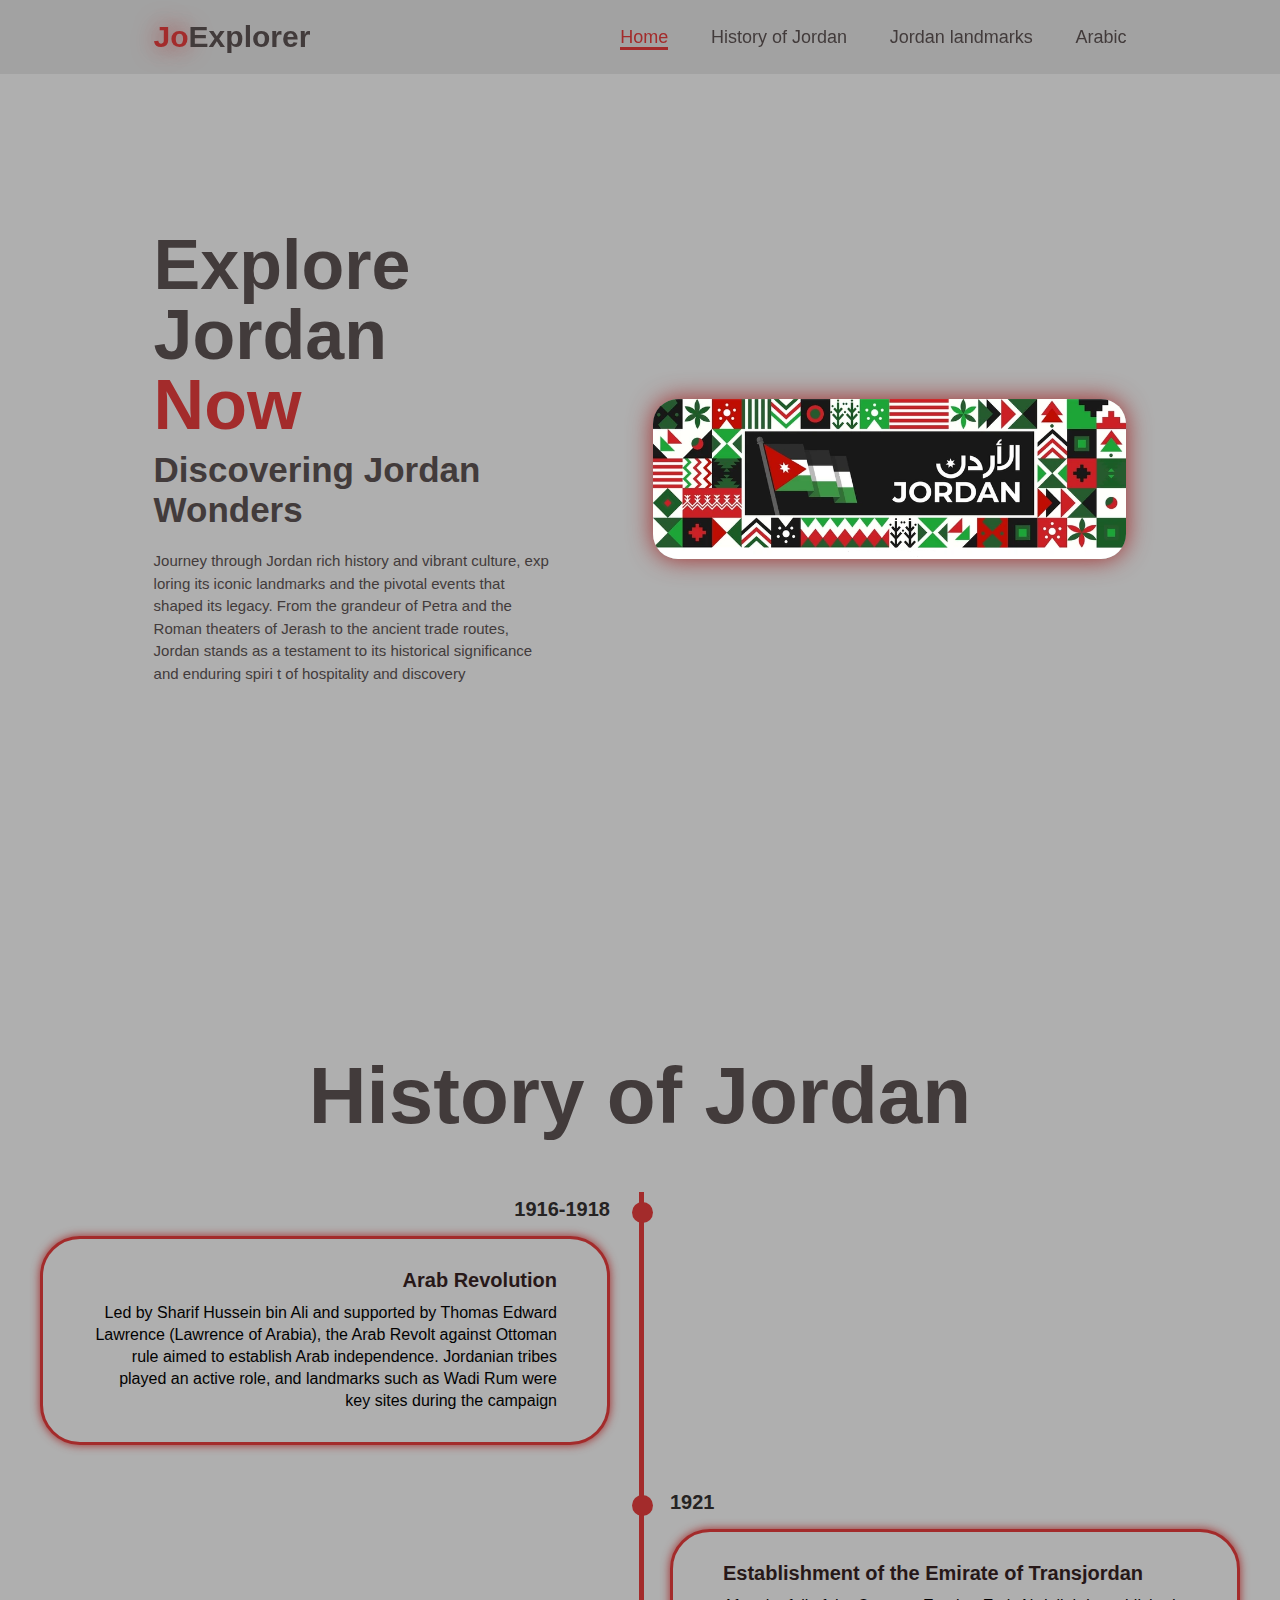
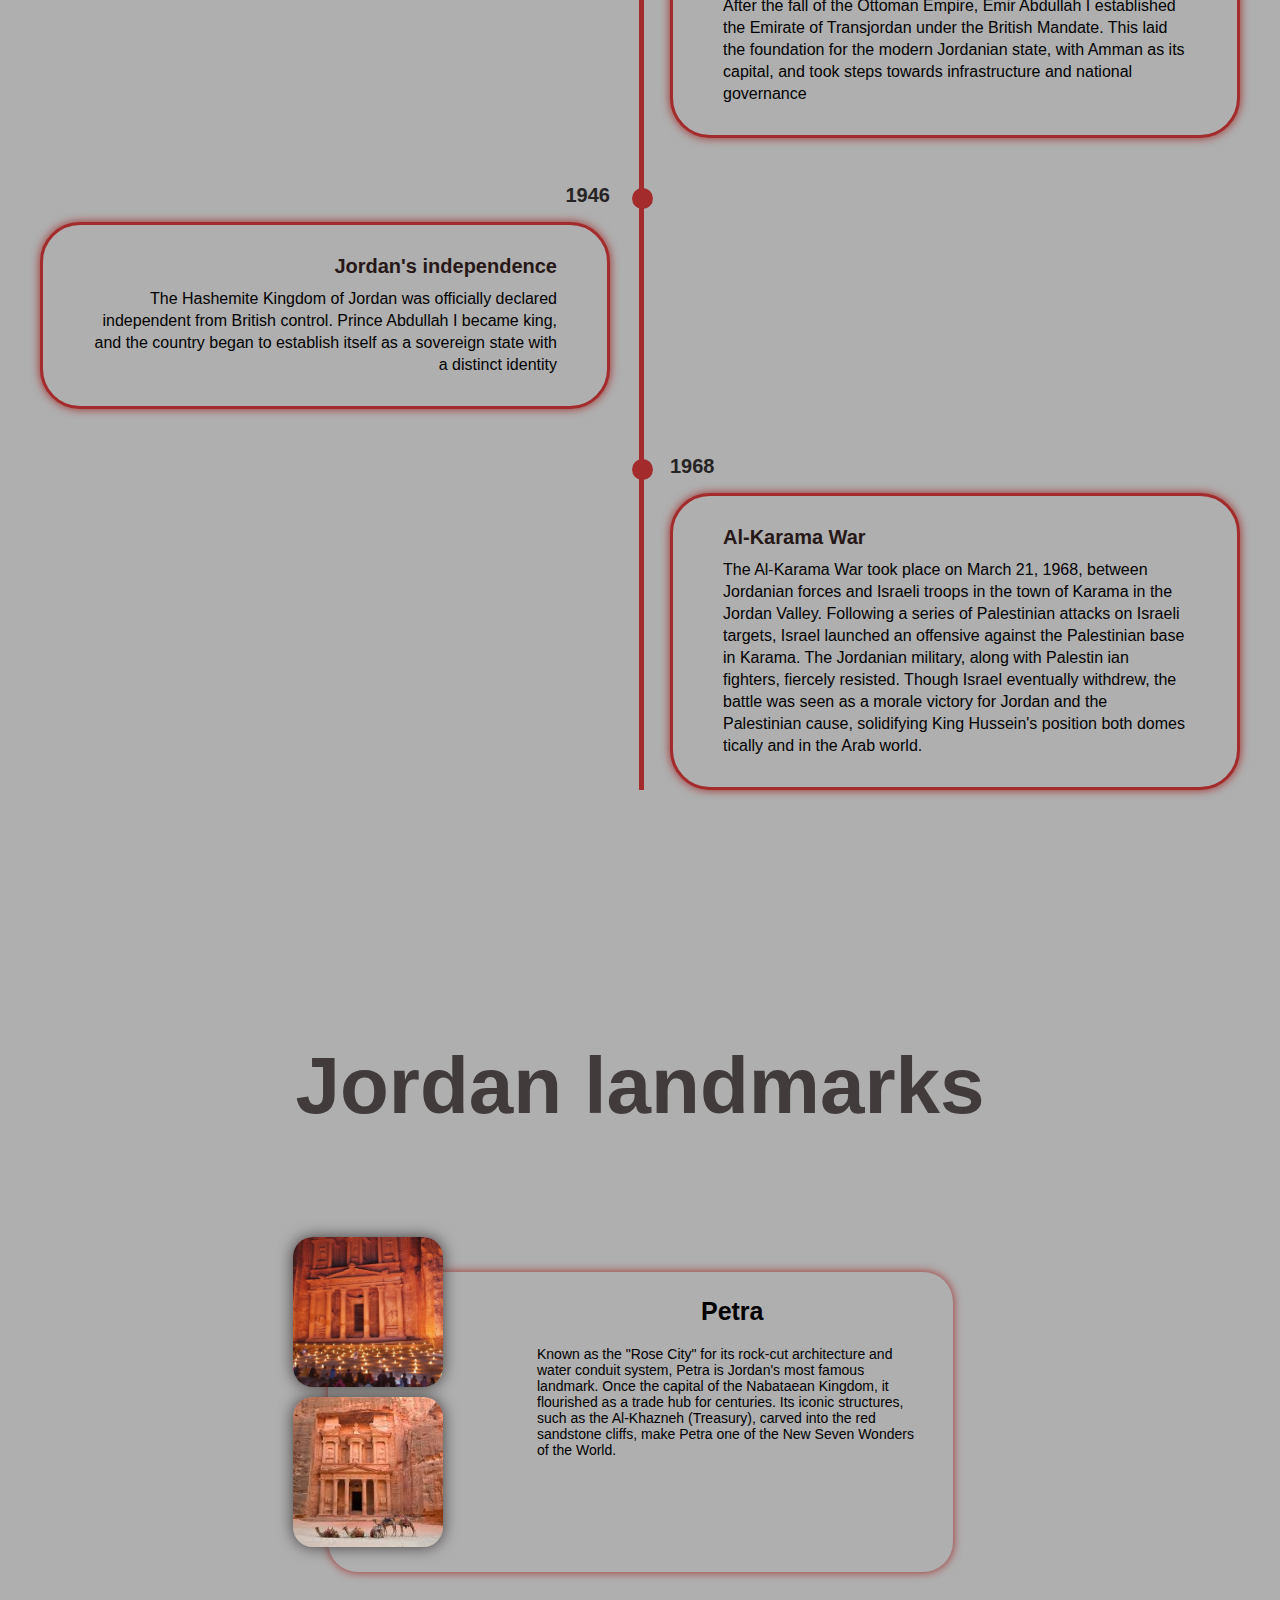
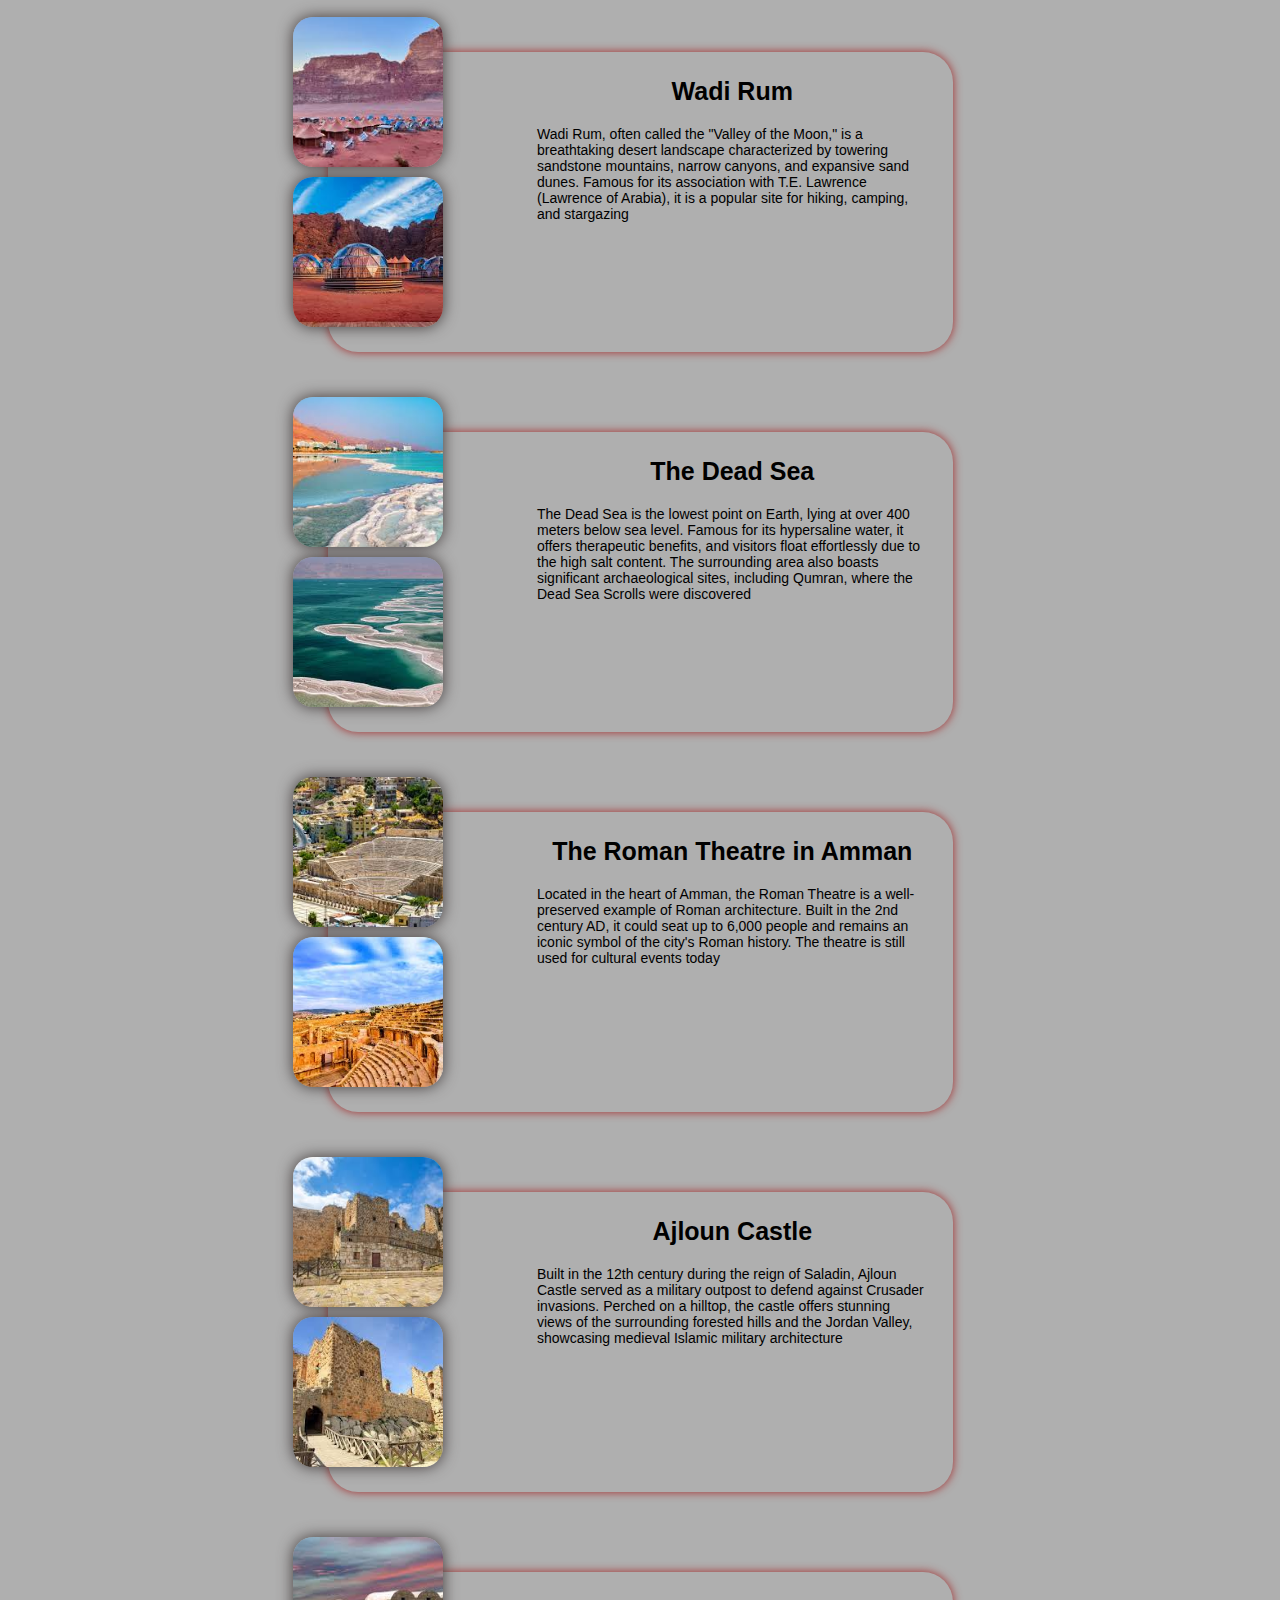
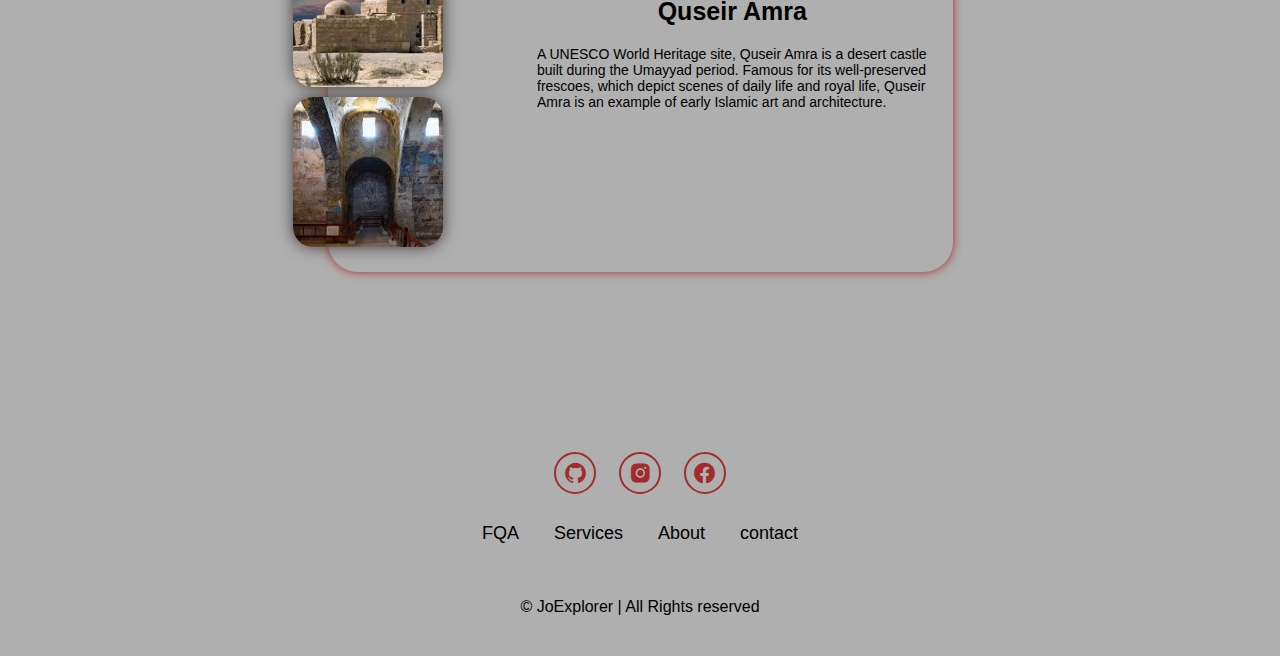
<file: index.html>
<!DOCTYPE html>
<html lang="en">
<head>
  <meta charset="UTF-8">
  <title>Jordan Explorer</title>
  <link rel="stylesheet" href="style.css">
  <link rel="icon" href="img/flag1.png">
  <meta name="viewport" content="width=device-width, initial-scale=1.0">

  
  <!-- this for import icons -->
  <link href='https://unpkg.com/boxicons@2.1.4/css/boxicons.min.css' rel='stylesheet'>

</head>
<body>

  <div class="header">
    <a href="#home" class="logo"><span>Jo</span>Explorer</a>
      <i class='bx bx-menu' id="menu-icon" onclick="menuc()"></i>
      
    <div class="navbar">
      <a href="#home" class="active" >Home</a>
      <a href="#first">History of Jordan</a>
      <a href="#secand">Jordan landmarks</a>
      <a href="arindex.html">Arabic</a>
    </div>
    
  </div>   <!-- header -->

  <div class="home" id="home">
    <div class="home-img dd" ><img src="img/sss.png" alt="photo"></div> 
    <div class="home-content">
      <h1>Explore Jordan <span>Now</span></h1>
      <h3>Discovering Jordan Wonders<span></span></h3>
      <p>Journey through Jordan rich history and vibrant culture, exp
        loring its iconic landmarks and the pivotal events that shaped its legacy.
        From the grandeur of Petra and the Roman theaters of Jerash to the ancient trade routes,
        Jordan stands as a testament to its historical significance and enduring spiri
        t of hospitality and discovery</p>
      </div>  <!-- home-content -->
      <div class="home-img ss"><img src="img/sss.png" alt="photo"></div> 

  </div> <!-- home -->

<!-- ======================================================================================= -->

  <div class="first" id="first">
    <h2 class="heading">History of Jordan</h2>

    <div class="timeline-items"> 


    <div class="timeline-item">
      <div class="timeline-dot"></div> <!-- timeline-dot -->
        <div class="timeline-date">1916-1918</div><!-- timeline-date -->
        <div class="timeline-content">
          <h3>Arab Revolution</h3>
          <p>Led by Sharif Hussein bin Ali and supported by Thomas Edward Lawrence (Lawrence of Arabia), the Arab Revolt against
            Ottoman rule aimed to establish Arab independence.
            Jordanian tribes played an active role, and landmarks such as Wadi Rum were key sites during the campaign</p>
        </div> <!-- timeline-content -->
    </div> <!-- timeline-item -->


    <div class="timeline-item">
      <div class="timeline-dot"></div> <!-- timeline-dot -->
        <div class="timeline-date">1921</div><!-- timeline-date -->
        <div class="timeline-content">
          <h3>Establishment of the Emirate of Transjordan</h3>
          <p>After the fall of the Ottoman Empire,

            Emir Abdullah I established the Emirate of Transjordan under the British Mandate.
            
            This laid the foundation for the modern Jordanian state, with Amman as its capital,
            
            and took steps towards infrastructure and national governance</p>
        </div> <!-- timeline-content -->
    </div> <!-- timeline-item -->


    <div class="timeline-item">
      <div class="timeline-dot"></div> <!-- timeline-dot -->
        <div class="timeline-date">1946</div><!-- timeline-date -->
        <div class="timeline-content">
          <h3>Jordan's independence</h3>
          <p>The Hashemite Kingdom of Jordan was officially declared independent from British control.
            Prince Abdullah I became king, and the country began to establish itself as a sovereign state 
            with a distinct identity</p>
        </div> <!-- timeline-content -->
    </div> <!-- timeline-item -->


    <div class="timeline-item">
      <div class="timeline-dot"></div> <!-- timeline-dot -->
        <div class="timeline-date">1968</div><!-- timeline-date -->
        <div class="timeline-content">
          <h3>Al-Karama War</h3>
          <p>The Al-Karama War took place on March 21, 1968, between Jordanian forces
            and Israeli troops in the town of Karama in the Jordan Valley. Following a 
            series of Palestinian attacks on Israeli targets, Israel launched an offensive 
            against the Palestinian base in Karama. The Jordanian military, along with Palestin
            ian fighters, fiercely resisted. Though Israel eventually withdrew, the battle was seen
            as a morale victory for 
            Jordan and the Palestinian cause, solidifying King Hussein's position both domes
            tically and in the Arab world.</p>
        </div> <!-- timeline-content -->
    </div> <!-- timeline-item -->
    </div> <!-- timeline-items -->
  </div> <!-- first -->




 <div class="secand" id="secand">
    <h2 class="heading">Jordan landmarks</h2>

    <div class="secand-container">

      <div class="secand-box">
        <div class="secand-info">

          
          
            <div class="img-sc">
              <div class="img-sc1"><img src="img/petra.png" alt=""></div>
              <div class="img-sc2"><img src="img/petra1.jpg" alt=""></div>
            </div>

          <div class="secand-text">
            <h3>Petra</h3>
            <p>Known as the "Rose City" for its rock-cut architecture and water conduit system, Petra is Jordan's
              most famous landmark. Once the capital of the Nabataean Kingdom, it flourished as a trade hub for centuries.
              Its iconic structures, such as the Al-Khazneh (Treasury),
              carved into the red sandstone cliffs, make Petra one of the New Seven Wonders of the World.</p>
          </div>

        </div> <!-- secand-info -->
      </div> <!-- secand-box -->

      <div class="secand-box">
        <div class="secand-info">
          
              <div class="img-sc">
                <div class="img-sc1"><img src="img/Rum.png" alt=""></div>
                <div class="img-sc2"><img src="img/rum1.jpg" alt=""></div>
              </div>
            <div class="secand-text">
              <h3>Wadi Rum</h3>
              <p>Wadi Rum, often called the "Valley of the Moon," is a breathtaking desert landscape 
                characterized by towering sandstone mountains, narrow canyons, and expansive sand dunes.
                Famous for its association with T.E.
                Lawrence (Lawrence of Arabia), it is a popular site for hiking, camping, and stargazing</p>
            </div>

        </div> <!-- secand-info -->
      </div> <!-- secand-box -->

      <div class="secand-box">
        <div class="secand-info">
          
              <div class="img-sc">
                <div class="img-sc1"><img src="img/sea.png" alt=""></div>
                <div class="img-sc2"><img src="img/sea1.png" alt=""></div>
              </div>
  
            <div class="secand-text">
              <h3>The Dead Sea</h3>
              <p>The Dead Sea is the lowest point on Earth,
                lying at over 400 meters below sea level. Famous for its hypersaline water,
                  it offers therapeutic benefits, and visitors float effortlessly due to the high salt content.
                  The surrounding area also boasts significant 
                archaeological sites, including Qumran, where the Dead Sea Scrolls were discovered</p>
            </div>
        </div> <!-- secand-info -->
      </div> <!-- secand-box -->


      <div class="secand-box">
        <div class="secand-info">
          
              <div class="img-sc">
                <div class="img-sc1"><img src="img/roman1.png" alt=""></div>
                <div class="img-sc2"><img src="img/roman.png" alt=""></div>
              </div>
  
            <div class="secand-text">
              <h3>The Roman Theatre in Amman</h3>
              <p>Located in the heart of Amman, the Roman Theatre is a well-preserved example of
                Roman architecture. Built in the 2nd century AD, it could seat up to 6,000 people and remains an
                  iconic symbol of the
                city's Roman history. The theatre is still used for cultural events today</p>
            </div>
        </div> <!-- secand-info -->
      </div> <!-- secand-box -->

      <div class="secand-box">
        <div class="secand-info">
          
              <div class="img-sc">
                <div class="img-sc1"><img src="img/Ajlon.png" alt=""></div>
                <div class="img-sc2"><img src="img/ajlon1.png" alt=""></div>
              </div>
  
            <div class="secand-text">
              <h3>Ajloun Castle</h3>
              <p>Built in the 12th century during the reign 
                of Saladin, Ajloun Castle served as a military
                 outpost to defend against Crusader invasions. 
                 Perched on a hilltop, the castle offers stunning 
                 views of the surrounding forested hills and the Jordan 
                 Valley, 
                showcasing medieval Islamic military architecture</p>
            </div>
        </div> <!-- secand-info -->
      </div> <!-- secand-box -->

      <div class="secand-box">
        <div class="secand-info">
          
              <div class="img-sc">
                <div class="img-sc1"><img src="img/amra.png" alt=""></div>
                <div class="img-sc2"><img src="img/amra1.png" alt=""></div>
              </div>
  
            <div class="secand-text">
              <h3>Quseir Amra</h3>
              <p>A UNESCO World Heritage site, Quseir Amra is a desert
                 castle built during the Umayyad period. Famous for its
                  well-preserved frescoes, which depict scenes of daily
                   life and royal life, Quseir
                 Amra is an example of early Islamic art and architecture.</p>
            </div>
        </div> <!-- secand-info -->
      </div> <!-- secand-box -->


    </div> <!-- secand-container -->
  </div> <!--  secand  -->



  <footer class="footer">
    <div class="social">
    <a href="https://github.com/wateen01" target="_blank"><i class='bx bxl-github'></i></a>
        <a href="https://www.instagram.com/wateen_1ow/" target="_blank"><i class='bx bxl-instagram-alt'></i></a>
        <a href="https://web.facebook.com/wateen.makahle?locale=ar_AR" target="_blank"><i class='bx bxl-facebook-circle'></i></a>
    </div>

    <ul class="list">
      <li>
        <a href="#">FQA</a>
      </li>
      <li>
        <a href="#">Services</a>
      </li>
      <li>
        <a href="#">About</a>
      </li>
      <li>
        <a href="#">contact</a>
      </li>
    </ul>
    <p class="copyright">
      © JoExplorer | All Rights reserved
    </p>
  </footer>
<script src="script.js"></script>
</body>
</html>
</file>
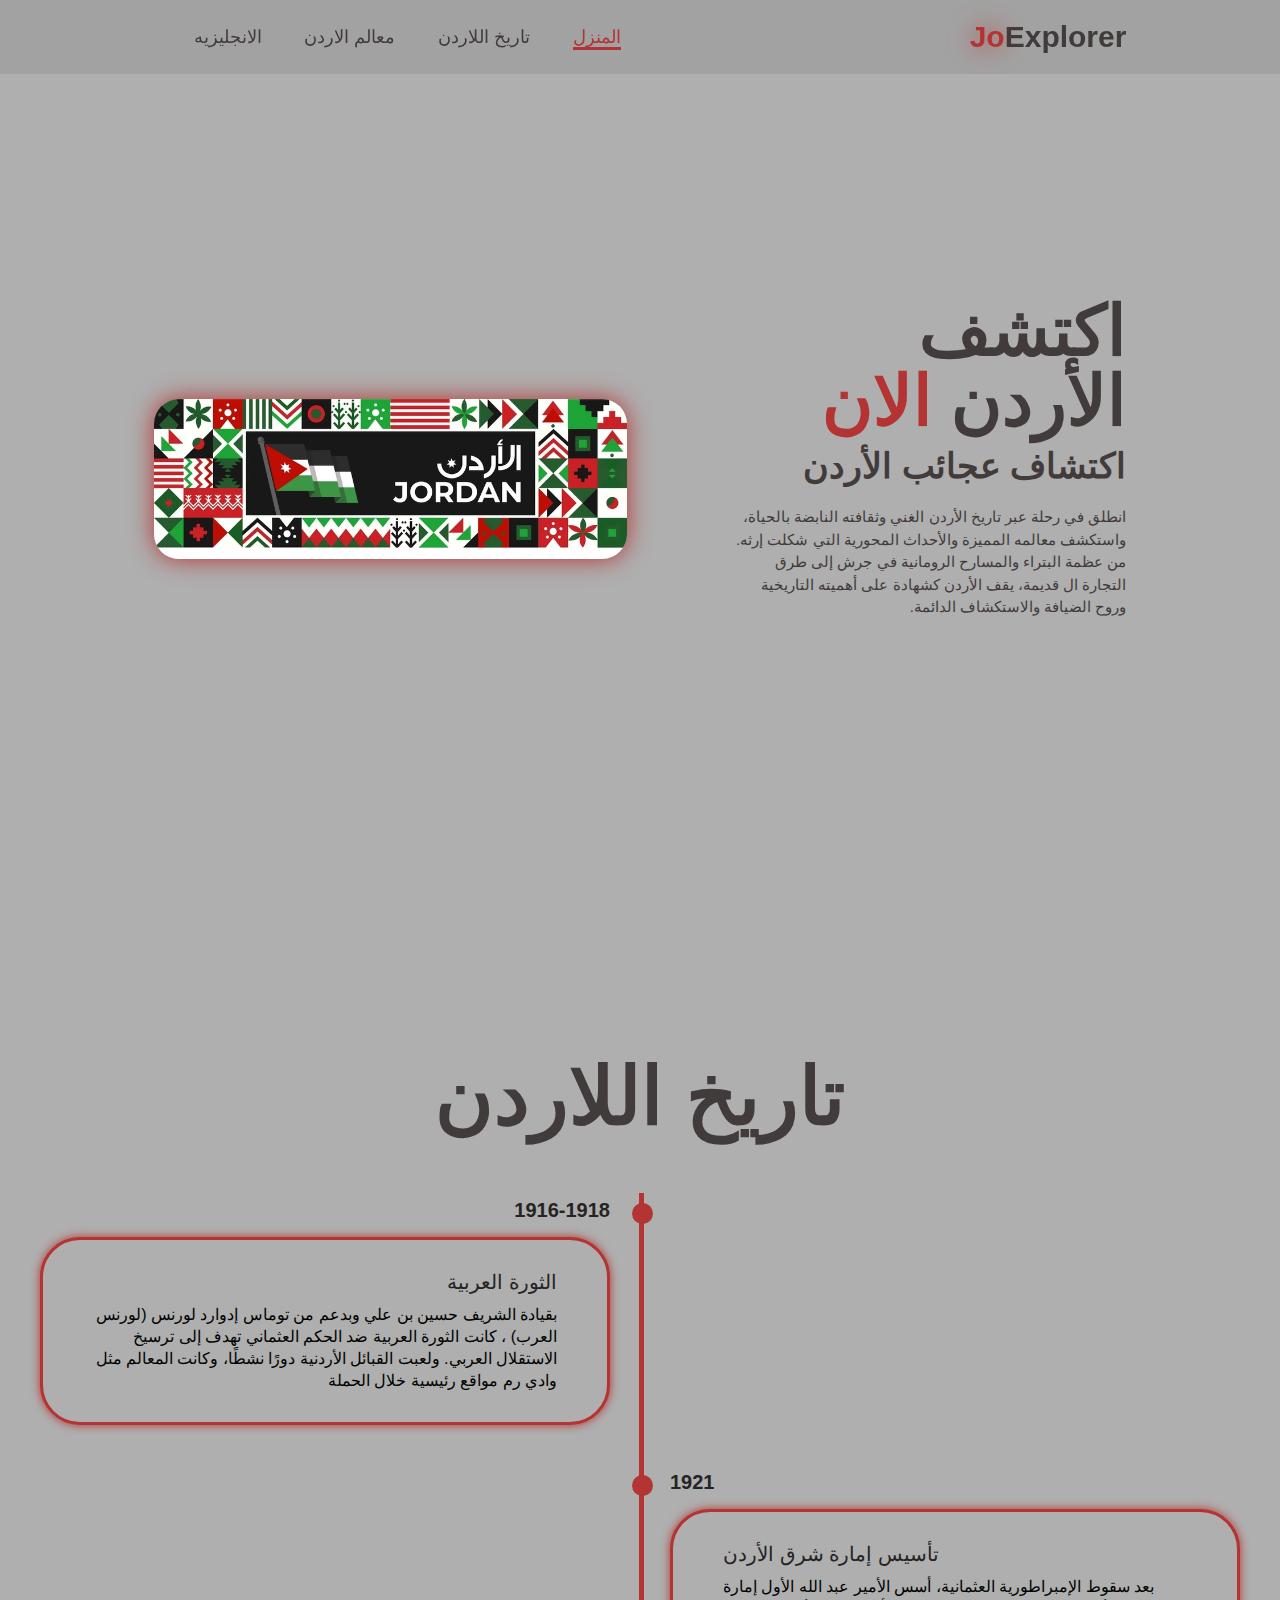
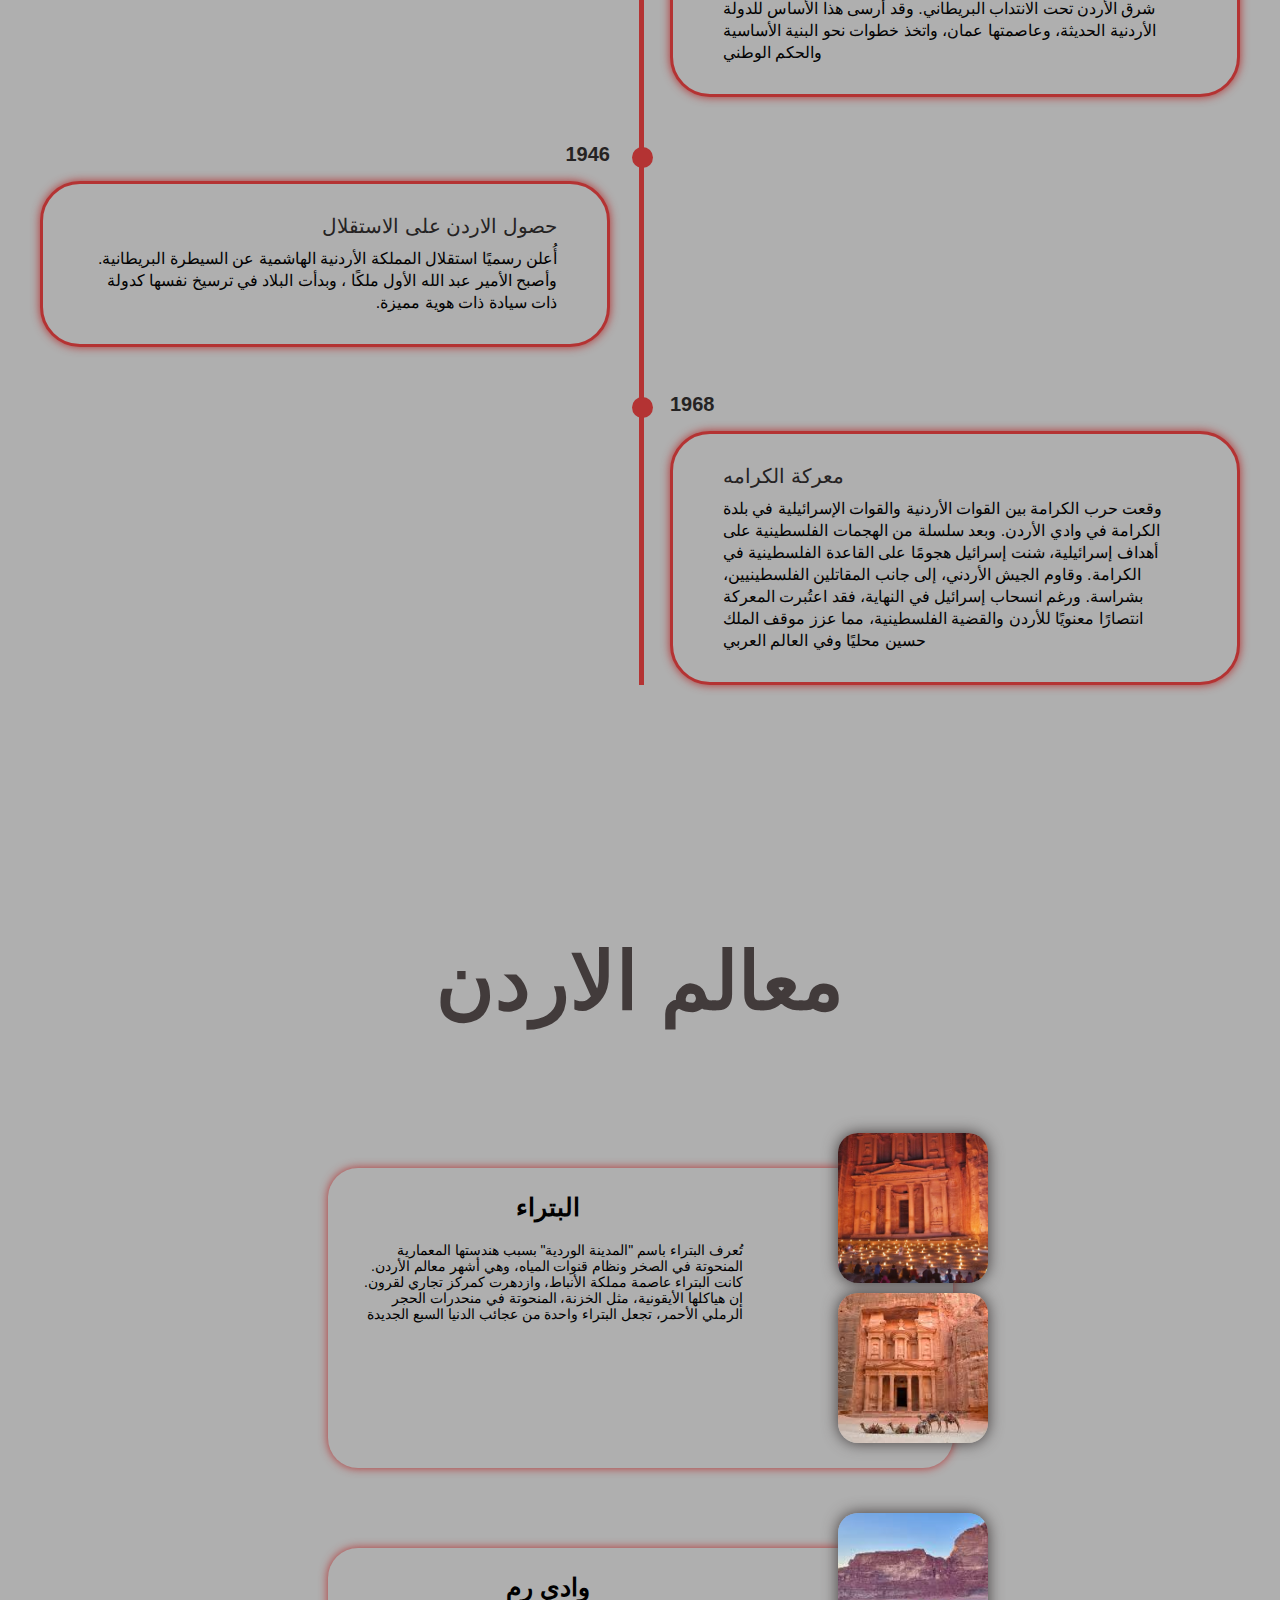
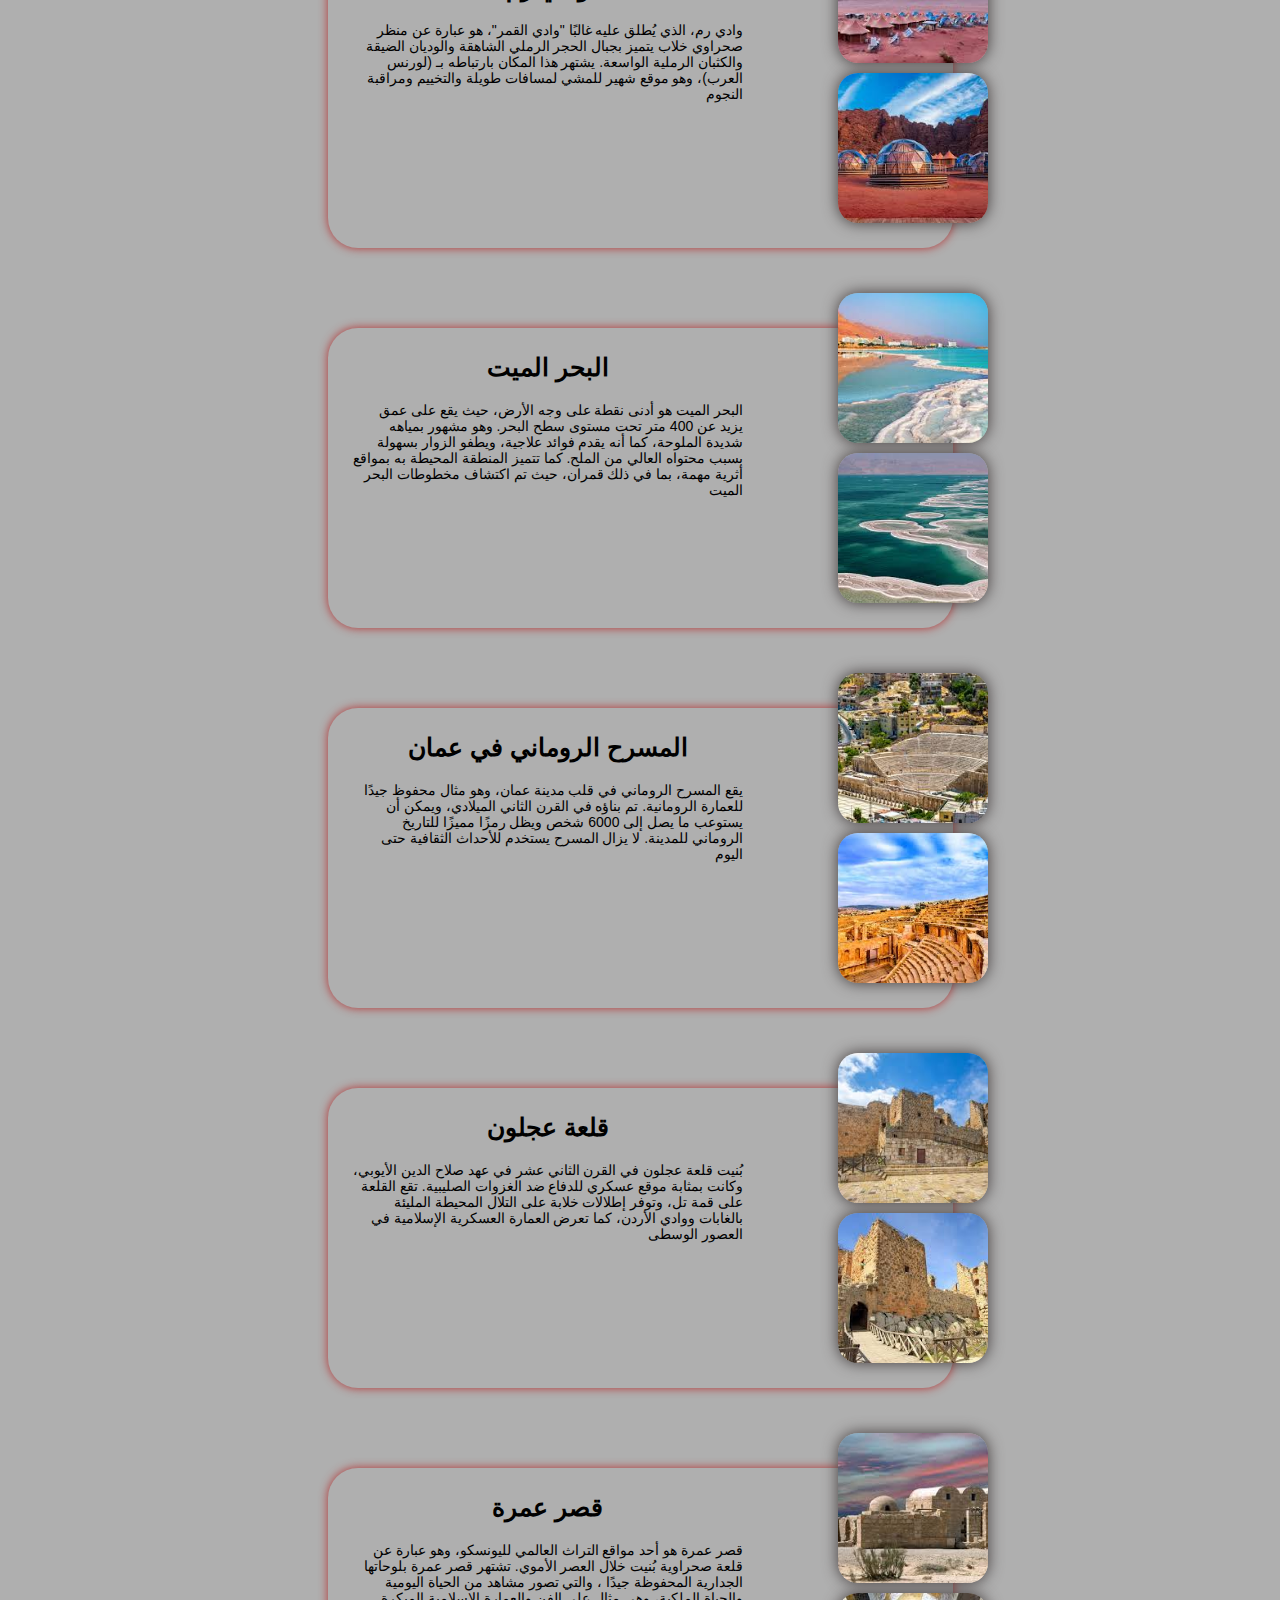
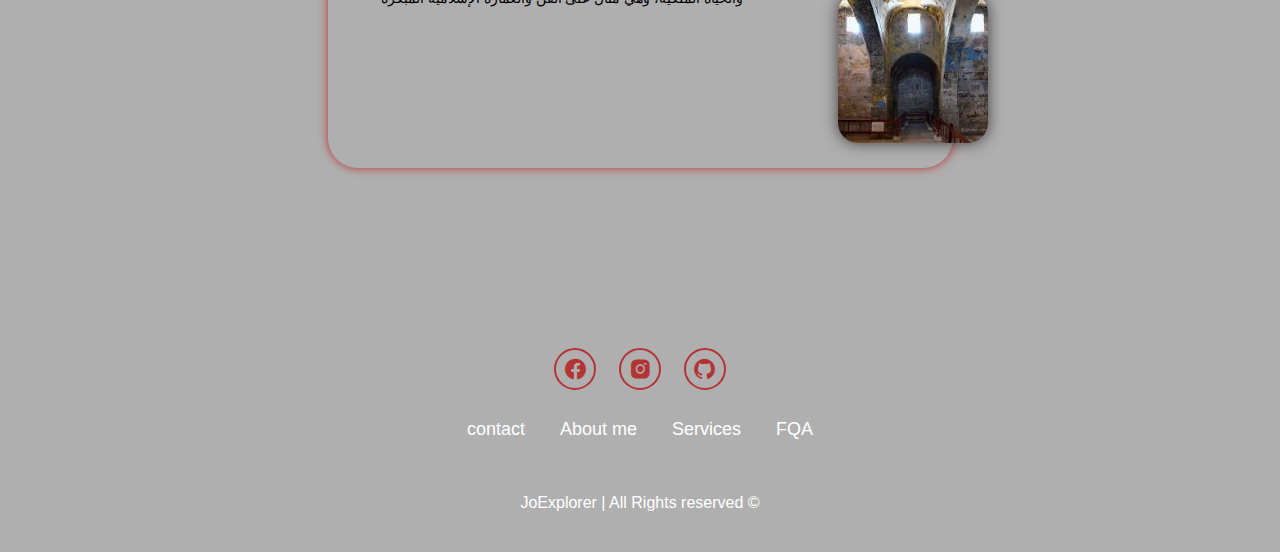
<file: arindex.html>
<!DOCTYPE html>
<html lang="en">
<head>
  <meta charset="UTF-8">
  <title>Jordan Explorer</title>
  <link rel="stylesheet" href="arstyle.css">
  <link rel="icon" href="img/flag1.png">
<meta name="viewport" content="width=device-width, initial-scale=1.0">
  
  <!-- this for import icons -->
  <link href='https://unpkg.com/boxicons@2.1.4/css/boxicons.min.css' rel='stylesheet'>

</head>
<body>

  <div class="header">
    <a href="#home" class="logo"><span>Jo</span>Explorer</a>
    <i class='bx bx-menu' id="menu-icon" onclick="menuc()"></i>
      
    <div class="navbar">
      <a href="#home" class="active" >المنزل</a>
      <a href="#first">تاريخ اللاردن</a>
      <a href="#secand">معالم الاردن</a>
      <a href="index.html">الانجليزيه</a>
      
    </div>
    
  </div>   <!-- header -->

  <div class="home" id="home">
    <div class="home-img dd" ><img src="img/sss.png" alt="photo"></div>
    <div class="home-content">
      <h1>اكتشف الأردن <span>الان</span></h1>
      <h3>اكتشاف عجائب الأردن<span></span></h3>
      <p>انطلق في رحلة عبر تاريخ الأردن الغني وثقافته النابضة بالحياة، واستكشف معالمه المميزة
         والأحداث المحورية التي شكلت إرثه. من عظمة البتراء والمسارح الرومانية في جرش إلى طرق التجارة ال
         قديمة، يقف الأردن كشهادة على أهميته التاريخية وروح الضيافة والاستكشاف الدائمة.</p>
  </div>  <!-- home-content -->

  <div class="home-img ss"><img src="img/sss.png" alt="photo"></div>
  </div> <!-- home -->

<!-- ======================================================================================= -->

  <div class="first" id="first">
    <h2 class="heading">تاريخ اللاردن</h2>

    <div class="timeline-items"> 


    <div class="timeline-item">
      <div class="timeline-dot"></div> <!-- timeline-dot -->
        <div class="timeline-date">1916-1918</div><!-- timeline-date -->
        <div class="timeline-content">
          <h3>الثورة العربية</h3>
          <p>بقيادة الشريف حسين بن علي وبدعم من توماس إدوارد لورنس (لورنس العرب)
            ، كانت الثورة العربية ضد الحكم العثماني تهدف إلى ترسيخ الاستقلال العربي.
             ولعبت القبائل الأردنية دورًا نشطًا، وكانت المعالم مثل وادي رم مواقع رئيسية خلال الحملة</p>
        </div> <!-- timeline-content -->
    </div> <!-- timeline-item -->


    <div class="timeline-item">
      <div class="timeline-dot"></div> <!-- timeline-dot -->
        <div class="timeline-date">1921</div><!-- timeline-date -->
        <div class="timeline-content">
          <h3>تأسيس إمارة شرق الأردن</h3>
          <p>بعد سقوط الإمبراطورية العثمانية،
            أسس الأمير عبد الله الأول إمارة شرق الأردن تحت الانتداب البريطاني.
            وقد أرسى هذا الأساس للدولة الأردنية الحديثة، وعاصمتها عمان،
            واتخذ خطوات نحو البنية الأساسية والحكم الوطني</p>
        </div> <!-- timeline-content -->
    </div> <!-- timeline-item -->


    <div class="timeline-item">
      <div class="timeline-dot"></div> <!-- timeline-dot -->
        <div class="timeline-date">1946</div><!-- timeline-date -->
        <div class="timeline-content">
          <h3>حصول الاردن على الاستقلال</h3>
          <p> أُعلن رسميًا
            استقلال المملكة الأردنية الهاشمية عن السيطرة البريطانية. وأصبح الأمير عبد الله الأول ملكًا
            ، وبدأت البلاد في ترسيخ نفسها كدولة ذات سيادة ذات هوية مميزة.</p>
        </div> <!-- timeline-content -->
    </div> <!-- timeline-item -->


    <div class="timeline-item">
      <div class="timeline-dot"></div> <!-- timeline-dot -->
        <div class="timeline-date">1968</div><!-- timeline-date -->
        <div class="timeline-content">
          <h3>معركة الكرامه</h3>
          <p>
            وقعت حرب الكرامة بين القوات 
            الأردنية والقوات الإسرائيلية في بلدة الكرامة في وادي الأردن. وبعد سلسلة من الهجمات الفلسطينية على
            أهداف إسرائيلية، شنت إسرائيل هجومًا على القاعدة الفلسطينية في الكرامة. وقاوم الجيش الأردني، 
            إلى جانب المقاتلين الفلسطينيين، بشراسة. ورغم انسحاب إسرائيل في النهاية، فقد اعتُبرت المعركة
            انتصارًا معنويًا للأردن والقضية الفلسطينية، مما عزز موقف الملك حسين محليًا وفي العالم العربي</p>
        </div> <!-- timeline-content -->
    </div> <!-- timeline-item -->
    </div> <!-- timeline-items -->
  </div> <!-- first -->




  <div class="secand" id="secand">
    <h2 class="heading">معالم الاردن</h2>

    <div class="secand-container">

      <div class="secand-box">
        <div class="secand-info">

          
          
            <div class="img-sc">
              <div class="img-sc1"><img src="img/petra.png" alt=""></div>
              <div class="img-sc2"><img src="img/petra1.jpg" alt=""></div>
            </div>

          <div class="secand-text">
            <h3>البتراء</h3>
            <p>تُعرف البتراء باسم "المدينة الوردية" بسبب هندستها المعمارية المنحوتة في الصخر ونظام قنوات المياه، وهي أشهر معالم الأردن. كانت البتراء عاصمة مملكة الأنباط، وازدهرت كمركز تجاري لقرون.
              إن هياكلها الأيقونية، مثل الخزنة،
              المنحوتة في منحدرات الحجر الرملي الأحمر، تجعل البتراء واحدة من عجائب الدنيا السبع الجديدة</p>
          </div>

        </div> <!-- secand-info -->
      </div> <!-- secand-box -->

      <div class="secand-box">
        <div class="secand-info">
          
              <div class="img-sc">
                <div class="img-sc1"><img src="img/Rum.png" alt=""></div>
                <div class="img-sc2"><img src="img/rum1.jpg" alt=""></div>
              </div>
            <div class="secand-text">
              <h3>وادي رم</h3>
              <p>وادي رم، الذي يُطلق عليه غالبًا "وادي القمر"، هو عبارة عن منظر صحراوي خلاب يتميز بجبال الحجر الرملي الشاهقة والوديان الضيقة والكثبان الرملية الواسعة.
                يشتهر هذا المكان بارتباطه بـ  (لورنس العرب)، وهو موقع شهير للمشي لمسافات طويلة والتخييم ومراقبة النجوم</p>
            </div>

        </div> <!-- secand-info -->
      </div> <!-- secand-box -->

      <div class="secand-box">
        <div class="secand-info">
          
              <div class="img-sc">
                <div class="img-sc1"><img src="img/sea.png" alt=""></div>
                <div class="img-sc2"><img src="img/sea1.png" alt=""></div>
              </div>
  
            <div class="secand-text">
              <h3>البحر الميت</h3>
              <p>البحر الميت هو أدنى نقطة على وجه الأرض، حيث يقع على عمق يزيد عن 400 متر تحت مستوى سطح البحر.
                 وهو مشهور بمياهه شديدة 
                 الملوحة، كما أنه يقدم فوائد علاجية، ويطفو الزوار بسهولة بسبب محتواه العالي من الملح. كما تتميز
                  المنطقة المحيطة به بمواقع أثرية مهمة، بما في ذلك قمران، حيث تم اكتشاف مخطوطات البحر الميت</p>
            </div>
        </div> <!-- secand-info -->
      </div> <!-- secand-box -->


      <div class="secand-box">
        <div class="secand-info">
          
              <div class="img-sc">
                <div class="img-sc1"><img src="img/roman1.png" alt=""></div>
                <div class="img-sc2"><img src="img/roman.png" alt=""></div>
              </div>
  
            <div class="secand-text">
              <h3>المسرح الروماني في عمان</h3>
              <p>يقع المسرح الروماني في قلب مدينة عمان، وهو مثال محفوظ جيدًا للعمارة الرومانية. تم بناؤه في 
                القرن الثاني الميلادي، ويمكن أن يستوعب ما يصل إلى 
                6000 شخص ويظل رمزًا مميزًا للتاريخ الروماني للمدينة. لا يزال المسرح يستخدم للأحداث الثقافية حتى اليوم</p>
            </div>
        </div> <!-- secand-info -->
      </div> <!-- secand-box -->
      <div class="secand-box">
        <div class="secand-info">
          
              <div class="img-sc">
                <div class="img-sc1"><img src="img/Ajlon.png" alt=""></div>
                <div class="img-sc2"><img src="img/ajlon1.png" alt=""></div>
              </div>
  
            <div class="secand-text">
              <h3>قلعة عجلون</h3>
              <p>بُنيت قلعة عجلون في القرن الثاني عشر في عهد صلاح الدين الأيوبي، وكانت بمثابة موقع عسكري للدفاع ضد 
                الغزوات الصليبية. تقع القلعة على قمة تل، وتوفر إطلالات خلابة 
                على التلال المحيطة المليئة بالغابات ووادي الأردن، كما تعرض العمارة العسكرية الإسلامية في العصور الوسطى</p>
            </div>
        </div> <!-- secand-info -->
      </div> <!-- secand-box -->

      <div class="secand-box">
        <div class="secand-info">
          
              <div class="img-sc">
                <div class="img-sc1"><img src="img/amra.png" alt=""></div>
                <div class="img-sc2"><img src="img/amra1.png" alt=""></div>
              </div>
  
            <div class="secand-text">
              <h3>قصر عمرة</h3>
              <p>قصر عمرة هو أحد مواقع التراث العالمي لليونسكو، وهو عبارة عن قلعة صحراوية بُنيت خلال العصر الأموي.
                 تشتهر قصر عمرة بلوحاتها الجدارية المحفوظة جيدًا
                 ، والتي تصور مشاهد من الحياة اليومية والحياة الملكية، وهي مثال على الفن والعمارة الإسلامية المبكرة</p>
            </div>
        </div> <!-- secand-info -->
      </div> <!-- secand-box -->

    </div> <!-- secand-container -->
  </div> <!-- secand -->




  <footer class="footer">
    <div class="social">
    <a href="https://github.com/wateen01" target="_blank"><i class='bx bxl-github'></i></a>
        <a href="https://www.instagram.com/wateen_1ow/" target="_blank"><i class='bx bxl-instagram-alt'></i></a>
        <a href="https://web.facebook.com/wateen.makahle?locale=ar_AR" target="_blank"><i class='bx bxl-facebook-circle'></i></a>
    </div>

    <ul class="list">
      <li>
        <a href="#">FQA</a>
      </li>
      <li>
        <a href="#">Services</a>
      </li>
      <li>
        <a href="#">About me</a>
      </li>
      <li>
        <a href="#">contact</a>
      </li>
    </ul>
    <p class="copyright">
      © JoExplorer | All Rights reserved
    </p>
  </footer>
  <script src="script.js"></script>
</body>
</html>
</file>
<file: style.css>
*{
    margin: 0;
    padding: 0;
    box-sizing: border-box;
    text-decoration: none;
    border: none;
    outline: none;
    scroll-behavior: smooth;
    font-family: Arial, Helvetica, sans-serif;
}

body{
  background: #afafaf;
  color: #423b3b;
  width: 100%;
  font-size: 60%;
  overflow-x: hidden;
  
}
.header{
  padding: 20px 12% 20px;
  position: fixed;
  top: 0;
  left: 0;
  width: 100%;
  background: #9e9e9ec9;
  display: flex;
  justify-content: space-between;
  align-items: center;
  z-index: 5;
}
.logo{
  font-size: 30px;
  color: #423b3b;
  font-weight: 800;
  cursor: pointer;
  transition: 0.3s ease;
}
.logo:hover{
  transform: scale(1.1);
}
.logo span{
  text-shadow: 0 0 25px #a32b2b;
}
.navbar a{
  font-size: 18px;
  color: #423b3b;
  margin-left:40px ;
  font-weight: 500;
  transition: 0.3s ease;
  border-bottom: 3px solid transparent;
}

.navbar a:hover,
.navbar a.active{
  color: #a32b2b;
  border-bottom: 3px solid #a32b2b;
}

.home{
  min-height: 100vh;
  padding: 100px 12% 100px;
  display: flex;
  align-items: center;
  justify-content: center;
}
span{
  color: #a32b2b;
}
.logo span{
  color: #a32b2b;
}
.home-content{
  max-width: 600px;
  margin-right: 100px;
}
.home-content h3{
  margin-bottom: 20px;
  margin-top: 10px;
  font-size: 35px;
}
.home-content h1{
  font-size: 70px;
  font-weight: 700;
  margin-top: 15px;
  line-height: 1;
}
.home-img{
  border-radius: 50%;
}
.home-img img{
  position: relative;
  top: 30px;
  width: 37vw;
  border-radius: 25px;
  box-shadow: 0 0 25px #a32b2b;
  cursor: pointer;
  transition: 0.4s ease-in-out;
}
.home-img img:hover{
  box-shadow: 0 0 25px #a32b2b
              ,0 0 50px #a32b2b
              ,0 0 100px #a32b2b;
}
.home-content p{
  font-size: 15px;
  font-weight: 500;
  line-height: 1.5;
}

/* ====================== first section ====================== */
.heading{
  font-size: 80px;  
  text-align: center;
  margin: 50px 0;
}
.first{
  padding: 100px 15px;
  background: #afafaf;
}
.first h2{
  /* font-size: 35px; */
  margin-bottom: 20px;
  margin-bottom: 50px;
}
.timeline-items{
  max-width: 1200px;
  margin: auto;
  display: flex;
  flex-wrap: wrap;
  position: relative;
}
.timeline-items::before{
  content: "";
  position: absolute;
  width: 5px;
  height: 100%;
  background-color: #a32b2b;
  left: calc(50% - 1px);
}
.timeline-item{
  margin-bottom: 40px;
  width: 100%;
  position: relative;
}
.timeline-item:last-child{
  margin-bottom: 0;
}
.timeline-item:nth-child(odd){
  padding-right: calc(50% + 30px) ;
  text-align: right;
}
.timeline-item:nth-child(even){
  padding-left: calc(50% + 30px);
}
.timeline-dot{
  height: 21px;
  width: 21px;
  background-color: #a32b2b;
  box-shadow: 0 0 25px #a32b2b
              0 0 50px #a32b2b;
    position: absolute;
    left: calc(50% - 8px);
    border-radius: 50%;
    top: 10px;
}
.timeline-date{
  font-size: 20px;
  font-weight: 800;
  color: #252323;
  margin: 6px 0 15px;
}
.timeline-content{
  background-color: #afafaf;
  border: 3px solid #a32b2b;
  padding: 30px 50px;
  border-radius: 40px;
  box-shadow: 0 0 10px #a32b2b;
  cursor: pointer;
  transition: 0.3s ease-in-out;
}
.timeline-content:hover{
  transform: scale(1.05);
  box-shadow: 0 0 25px #a32b2b;
}
.timeline-content h3{
  font-size: 20px;
  color: #271818;
  margin: 0 0 10px;
  font-weight: 800;
}
.timeline-content p{
  color: #020202;
  font-size: 16px;
  font-weight: 400    ;
  line-height: 22px;
}

/* ====================== secand section ====================== */

.secand{
  background: #afafaf;
  padding: 100px 15px;
  color: black;

}
.secand h2{
  
  margin-bottom: 100px;
  color: #423b3b;
}
.secand-container{
  display: flex;
  flex-direction: column;
  align-items: center;
}

.secand-box{
  background-color: #afafaf;
  height: 300px;
  width: 50%;
  box-shadow: 0 0 10px #a32b2b;
  border-radius: 30px;
  margin: 40px;
  border: 5px solid transparent;
  cursor: pointer;
  transition: 0-4s ease-in-out;
}
.secand-box:hover{
  color: black;
  border: 5px solid #a32b2b;
  transform: scale(1.03);
}
.secand-info{
  width: 100%;
  height: 100%;
  display: flex;
}
.secand-text{
  width: 60%;
  height: 100%;
  display: flex;
  flex-direction: column;
  align-items: center;
  padding: 20px;
  color: black;
}
.secand-text h3{
  font-size: 25px;
  margin-bottom: 20px;
}
.secand-text p{
  font-size: 14px;
  margin-bottom: 20px;

}
.secand-box .img-sc
{
  width: 30%;
  height: 100%;
}
.secand-box .img-sc1,.secand-box .img-sc2{
  width: 150px;
  height: 150px;
  border-radius: 20px;
  margin: 10px;
  position: relative;
  left: -50px;
  top: -50px;
}

.secand-box .img-sc1:hover,.secand-box .img-sc2:hover{
  transform: scale(1.1);
  transition: 0.4s ease-in-out;
}
.secand-box .img-sc img{
  width: 150px;
  height: 150px;
  border-radius: 20px;
  object-fit: cover;
  box-shadow: 0 0 15px #423b3b;
}



@media(max-width:935px){
  .secand-box{
    width: 60%;
  }
}
@media(max-width:780px){
  .secand-box{
    width: 70%;
  }
}
@media(max-width:680px){
  .secand-box{
    width: 80%;
  }
}
  .secand-text{
    font-size: 18px;
    width: 70%;
  }
  @media(max-width:490px){
  .secand-text p{
    font-size: 12px;
    width: 90%; 
  }
  .secand-text h3{
    font-size: 18px;
  }
  .secand-box .img-sc1,.secand-box .img-sc2{
    width: 150px;
    height: px;
    left: -30px;
    top: -30px;
  }
  .secand-box .img-sc img{
    width: 125px;
    height: 125px;
  }
  
  /* .secand-box .img-sc img{
    width: 100px;
    height: 100px;
  } */
}
@media(max-width:410px){
  .secand-box{
    width: 95%;
  }

  .secand-text p{
    font-size: 10px;
    width: 90%;
    }
}
@media(max-width:370px){
  .secand-box{
    width: 95%;
  }
  .secand-text p{
    font-size: 8px;
    width: 90%;
}
.secand-box .img-sc1,.secand-box .img-sc2{
  width: 100px;
  height: 100px;
  left: -30px;
  top: -30px;
}
.secand-box .img-sc img{
  width: 100px;
  height: 100px;
}

.secand-box .img-sc img{
  width: 100px;
  height: 100px;
}
.secand-box{
  height: 200px;

  }
}
/* ========================= scroll ============================= */


::-webkit-scrollbar{
  width: 5px;
}
::-webkit-scrollbar-thumb{
  background-color: #a32b2b;
}
::-webkit-scrollbar-track{
  background-color: #afafaf;
  width: 50px;
}  
/* =========================== END =========================================== */

.footer{
position: relative;
bottom: 0;
width: 100%;
padding: 40px 0;
background-color: #afafaf;
}
.footer .social{
text-align: center;
padding-bottom: 25px;
color: #a32b2b;
}
.footer .social a{
font-size: 25px;
color: #a32b2b;
border: 2px solid #a32b2b;
width: 42px;
height: 42px;
line-height: 42px;
display: inline-block;
text-align: center;
border-radius: 50%;
margin: 0 10px;
transition: 0.3s ease-in-out;
}
.footer .social a:hover{
transform: scale(1.2)translateY(-10px);
background-color: #a32b2b;
color: black;
box-shadow: 0 0 25px #a32b2b;
}
.footer ul{
margin-top: 0;
padding: 0;
font-size: 18px;
line-height: 1.6;
margin-bottom: 0;
text-align: center;
}
.footer ul li a{
color: #000000;
border-bottom: 3px solid transparent;
transition: 0.3s ease-in-out;
}
.footer ul li a:hover{
border-bottom: 3px solid #a32b2b;
}
.footer ul li{
display: inline-block;
padding: 0 15px;
}
.footer .copyright{
margin-top: 50px;
text-align: center;
font-size: 16px;
color: rgb(0, 0, 0);
}
#menu-icon{
  display: none;
  color: #a32b2b;
  font-size: 35px;
  position: absolute
}
#menu-icon:hover{
  color: #a32b2b;
  cursor: pointer;
}
.dd{
  display: none;
}
  @media(max-width:958px)
  {
  #menu-icon{
    display: block;
    top: 20px;
    right: 20px;
    
  }
  .home-content {
    /* font-size: 20px; */
    width: 100%;
    display: flex;
    /* justify-content: center; */
    /* align-items: center; */
    flex-direction: column;
    padding: 0;
    margin-right:0 ;
  }
  
  .navbar{
      position: absolute;
      top: 100%;
      right: 0;
      width: 30%;
      font-size: 20px;
      padding: 10px 3%;
      background: #000000cc;
      border-bottom-left-radius: 20px;
      border-left: 2px solid #a32b2b;
      display: none;
    }
    .navbar.active{
      display: block;
    }
    .navbar a{
      display: block;
      font-size: 20px;
      margin: 30px 0;
      color: white;
    }
    .home{
      display: block;
    }
    .home img{
      width: 100%;
      margin: 100px 0 100px 0;
    }
    .dd{
      display: block;
    }
    .ss{
      display: none;
    }
  }
  @media(max-width:768px){
    .navbar{
      width: 40%;}
  }


  @media(max-width:640px){
    .first{
      font-size: 30px;
    }
    .timeline-dot{
      display: none
    }
    .timeline-item:nth-child(odd){
      padding-right: 0;
  text-align: right;


    }
    .timeline-item:nth-child(even){
      padding-left: 0;
  text-align: right;

    }
    
  }
  @media(max-width:676px) {
    .home-content {
      /* font-size: 20px; */
      width: 100%;
      display: flex;
      /* justify-content: center; */
      align-items: center;
      flex-direction: column;
    }
    .home-content h1{
      font-size: 50px;
      width: 100%;
    }
    .home-content h3{
      font-size: 20px;
      width: 100%;
    }
  }
  @media(max-width:460px){
    h2{
      font-size: 10px;  }
        .secand h2{
          font-size: 40px;
        }
        .first h2{
          font-size: 40px;
        }
        .logo{
          font-size: 20px;
        }
        .home-content h1{
          font-size: 30px;
          width: 100%;
        }
        .home-content h3{
          font-size: 20px;
          width: 100%;
        }
  }
  @media(max-width:400px) {
    .home-img{
      border-radius: 50%;
    }
    .home-img img{
      width: 70vw;
      height: 70vw;
      border-radius: 50%;
      box-shadow: 0 0 25px #a32b2b;
      cursor: pointer;
      transition: 0.4s ease-in-out;
    }
  }
</file>
<file: arstyle.css>
*{
    margin: 0;
    padding: 0;
    box-sizing: border-box;
    text-decoration: none;
    border: none;
    outline: none;
    scroll-behavior: smooth;
    font-family: Arial, Helvetica, sans-serif;
}


body{
  background: #afafaf;
  color: #423b3b;
  width: 100%;
  font-size: 60%;
  overflow-x: hidden;
  direction: rtl;
  background: #afafaf;
}
.header{
  padding: 20px 12% 20px;
  position: fixed;
  top: 0;
  left: 0;
  width: 100%;
  background: #9e9e9ec9;
  display: flex;
  justify-content: space-between;
  align-items: center;
  z-index: 5;
}
.logo{
  font-size: 30px;
  color: #423b3b;
  font-weight: 800;
  cursor: pointer;
  transition: 0.3s ease;
}
.logo:hover{
  transform: scale(1.1);
}
.logo span{
  text-shadow: 0 0 25px #b43333;
}
.navbar a{
  font-size: 18px;
  color: #423b3b;
  margin-left:40px ;
  font-weight: 500;
  transition: 0.3s ease;
  border-bottom: 3px solid transparent;
}

.navbar a:hover,
.navbar a.active{
  color: #b43333;
  border-bottom: 3px solid #b43333;
}

.home{
  min-height: 100vh;
  padding: 100px 12% 100px;
  display: flex;
  align-items: center;
  justify-content: center;
}
span{
  color: #b43333;
}
.logo span{
  color: #b43333;
}
.home-content{
  max-width: 600px;
  margin-left: 100px;
}
.home-content h3{
  margin-bottom: 20px;
  margin-top: 10px;
  font-size: 35px;
}
.home-content h1{
  font-size: 70px;
  font-weight: 700;
  margin-top: 15px;
  line-height: 1;
}
.home-img{
  border-radius: 50%;
}
.home-img img{
  position: relative;
  top: 30px;
  width: 37vw;
  border-radius: 25px;
  box-shadow: 0 0 25px #b43333;
  cursor: pointer;
  transition: 0.4s ease-in-out;
}
.home-img img:hover{
  box-shadow: 0 0 25px #b43333
              ,0 0 50px #b43333
              ,0 0 100px #b43333;
}
.home-content p{
  font-size: 15px;
  font-weight: 500;
  line-height: 1.5;
}

/* ====================== first section ====================== */
.heading{
  font-size: 80px;  
  text-align: center;
  margin: 50px 0;
}
.first{
  padding: 100px 15px;
  background: #afafaf;
}
.first h2{
  margin-bottom: 50px;
}
.timeline-items{
  max-width: 1200px;
  margin: auto;
  display: flex;
  flex-wrap: wrap;
  position: relative;
}
.timeline-items::before{
  content: "";
  position: absolute;
  width: 5px;
  height: 100%;
  background-color: #b43333;
  left: calc(50% - 1px);
}
.timeline-item{
  margin-bottom: 40px;
  width: 100%;
  position: relative;
}
.timeline-item:last-child{
  margin-bottom: 0;
}
.timeline-item:nth-child(odd){
  padding-right: calc(50% + 30px) ;
  text-align: right;
}
.timeline-item:nth-child(even){
  padding-left: calc(50% + 30px);
  text-align: left;

}
.timeline-dot{
  height: 21px;
  width: 21px;
  background-color: #b43333;
  box-shadow: 0 0 25px #b43333
              0 0 50px #b43333;
    position: absolute;
    left: calc(50% - 8px);
    border-radius: 50%;
    top: 10px;
}
.timeline-date{
  font-size: 20px;
  font-weight: 800;
  color: #252323;
  margin: 6px 0 15px;
}
.timeline-content{
  background-color: #afafaf;
  border: 3px solid #b43333;
  padding: 30px 50px;
  border-radius: 40px;
  box-shadow: 0 0 10px #b43333;
  cursor: pointer;
  transition: 0.3s ease-in-out;
}
.timeline-content:hover{
  transform: scale(1.05);
  box-shadow: 0 0 25px #b43333;
}
.timeline-content h3{
  font-size: 20px;
  color: #252323;
  margin: 0 0 10px;
  font-weight: 500;
}
.timeline-content p{
  color: #020202;
  font-size: 16px;
  font-weight: 400;
  line-height: 22px;
}

/* ====================== secand section ====================== */

.secand{
  background: #afafaf;
  padding: 100px 15px;
  color: black;

}
.secand h2{
  
  margin-bottom: 100px;
  color: #423b3b;
}
.secand-container{
  display: flex;
  flex-direction: column;
  align-items: center;
}

.secand-box{
  background-color: #afafaf;
  height: 300px;
  width: 50%;
  box-shadow: 0 0 10px #b43333;
  border-radius: 30px;
  margin: 40px;
  border: 5px solid transparent;
  cursor: pointer;
  transition: 0-4s ease-in-out;
}
.secand-box:hover{
  color: black;
  border: 5px solid #b43333;
  transform: scale(1.03);
}
.secand-info{
  width: 100%;
  height: 100%;
  display: flex;
}
.secand-text{
  width: 60%;
  height: 100%;
  display: flex;
  flex-direction: column;
  align-items: center;
  padding: 20px;
  color: black;
}
.secand-text h3{
  font-size: 25px;
  margin-bottom: 20px;
}
.secand-text p{
  font-size: 14px;
  margin-bottom: 20px;

}
.secand-box .img-sc
{
  width: 30%;
  height: 100%;
}
.secand-box .img-sc1,.secand-box .img-sc2{
  width: 150px;
  height: 150px;
  border-radius: 20px;
  margin: 10px;
  position: relative;
  right: -50px;
  top: -50px;
}

.secand-box .img-sc1:hover,.secand-box .img-sc2:hover{
  transform: scale(1.1);
  transition: 0.4s ease-in-out;
}
.secand-box .img-sc img{
  width: 150px;
  height: 150px;
  border-radius: 20px;
  object-fit: cover;
  box-shadow: 0 0 15px #423b3b;
}


#menu-icon{
  display: none;
  color: #b43333;
  font-size: 35px;
  position: absolute
}
#menu-icon:hover{
  color: #b43333;
  cursor: pointer;
}
.dd{
  display: none;
}
@media(max-width:935px){
  .secand-box{
    width: 60%;
  }
}
@media(max-width:780px){
  .secand-box{
    width: 70%;
  }
}
@media(max-width:680px){
  .secand-box{
    width: 80%;
  }
}
  .secand-text{
    font-size: 18px;
    width: 70%;
  }
  @media(max-width:490px){
    .secand-text p{
      font-size: 12px;
      width: 90%; 
    }
    .secand-text h3{
      font-size: 18px;
    }
    .secand-box .img-sc1,.secand-box .img-sc2{
      width: 150px;
      height: px;
      right: -30px;
      top: -30px;
    }
    .secand-box .img-sc img{
      width: 125px;
      height: 125px;
    }
  }
  @media(max-width:410px){
    .secand-box{
      width: 95%;
    }
  
    .secand-text p{
      font-size: 10px;
      width: 90%;
      }
  }
  @media(max-width:370px){
    .secand-box{
      width: 95%;
    }
    .secand-text p{
      font-size: 8px;
      width: 90%;
  }
  .secand-box .img-sc1,.secand-box .img-sc2{
    width: 100px;
    height: 100px;
    left: -30px;
    top: -30px;
  }
  .secand-box .img-sc img{
    width: 100px;
    height: 100px;
  }
  
  .secand-box .img-sc img{
    width: 100px;
    height: 100px;
  }
  .secand-box{
    height: 200px;
  
    }
  }

/* ====================================================== */


::-webkit-scrollbar{
  width: 5px;
}
::-webkit-scrollbar-thumb{
  background-color: #b43333;
}
::-webkit-scrollbar-track{
  background-color: #afafaf;
  width: 50px;
}  
/* =========================== END =========================================== */

.footer{
position: relative;
bottom: 0;
width: 100%;
padding: 40px 0;
background-color: #afafaf;
}
.footer .social{
text-align: center;
padding-bottom: 25px;
color: #b43333;
}
.footer .social a{
font-size: 25px;
color: #b43333;
border: 2px solid #b43333;
width: 42px;
height: 42px;
line-height: 42px;
display: inline-block;
text-align: center;
border-radius: 50%;
margin: 0 10px;
transition: 0.3s ease-in-out;
}
.footer .social a:hover{
transform: scale(1.2)translateY(-10px);
background-color: #b43333;
color: black;
box-shadow: 0 0 25px #b43333;
}
.footer ul{
margin-top: 0;
padding: 0;
font-size: 18px;
line-height: 1.6;
margin-bottom: 0;
text-align: center;
}
.footer ul li a{
color: white;
border-bottom: 3px solid transparent;
transition: 0.3s ease-in-out;
}
.footer ul li a:hover{
border-bottom: 3px solid #b43333;
}
.footer ul li{
display: inline-block;
padding: 0 15px;
}
.footer .copyright{
margin-top: 50px;
text-align: center;
font-size: 16px;
color: white;
}
#menu-icon:hover{
  color: #b43333;
  cursor: pointer;
}
.dd{
  display: none;
}
  @media(max-width:958px)
  {
  #menu-icon{
    display: block;
    top: 20px;
    left: 20px;
    
  }
  .home-content {
    /* font-size: 20px; */
    width: 100%;
    display: flex;
    /* justify-content: center; */
    /* align-items: center; */
    flex-direction: column;
    padding: 0;
    margin-right:0 ;
  }
  
  .navbar{
      position: absolute;
      top: 100%;
      left: 0;
      width: 30%;
      font-size: 20px;
      padding: 10px 3%;
      background: #000000cc;
      border-bottom-right-radius: 20px;
      border-right: 2px solid #b43333;
      display: none;
    }
    .navbar.active{
      display: block;
    }
    .navbar a{
      display: block;
      font-size: 20px;
      margin: 30px 0;
      color: white;
    }
    .home{
      display: block;
    }
    .home img{
      width: 100%;
      margin: 100px 0 100px 0;
    }
    .dd{
      display: block;
    }
    .ss{
      display: none;
    }
  }
  @media(max-width:768px){
    .navbar{
      width: 40%;}
  }


  @media(max-width:640px){
    .first{
      font-size: 30px;
    }
    .timeline-dot{
      display: none
    }
    .timeline-item:nth-child(odd){
      padding-right: 0;
      text-align: right;


    }
    .timeline-item:nth-child(even){
      padding-left: 0;
  text-align: right;

    }
    
  }
  @media(max-width:560px) {
    .home-content {
      /* font-size: 20px; */
      width: 100%;
      display: flex;
      /* justify-content: center; */
      align-items: center;
      flex-direction: column;
    }
    .home-content h1{
      font-size: 50px;
      width: 100%;
    }
    .home-content h3{
      font-size: 20px;
      width: 100%;
    }
  }
  @media(max-width:460px){
    h2{
      font-size: 10px;  }
        .secand h2{
          font-size: 40px;
        }
        .first h2{
          font-size: 40px;
        }
        .logo{
          font-size: 20px;
        }
        .home-content {
          /* font-size: 20px; */
          width: 100%;
          display: flex;
          /* justify-content: center; */
          align-items: center;
          flex-direction: column;
        }
        .home-content h1{
          font-size: 30px;
          width: 100%;
        }
        .home-content h3{
          font-size: 20px;
          width: 100%;
        }
  }
  @media(max-width:400px) {
    .home-img{
      border-radius: 50%;
    }
    .home-img img{
      width: 70vw;
      height: 70vw;
      border-radius: 50%;
      box-shadow: 0 0 25px #b43333;
      cursor: pointer;
      transition: 0.4s ease-in-out;
    }
  }
</file>
